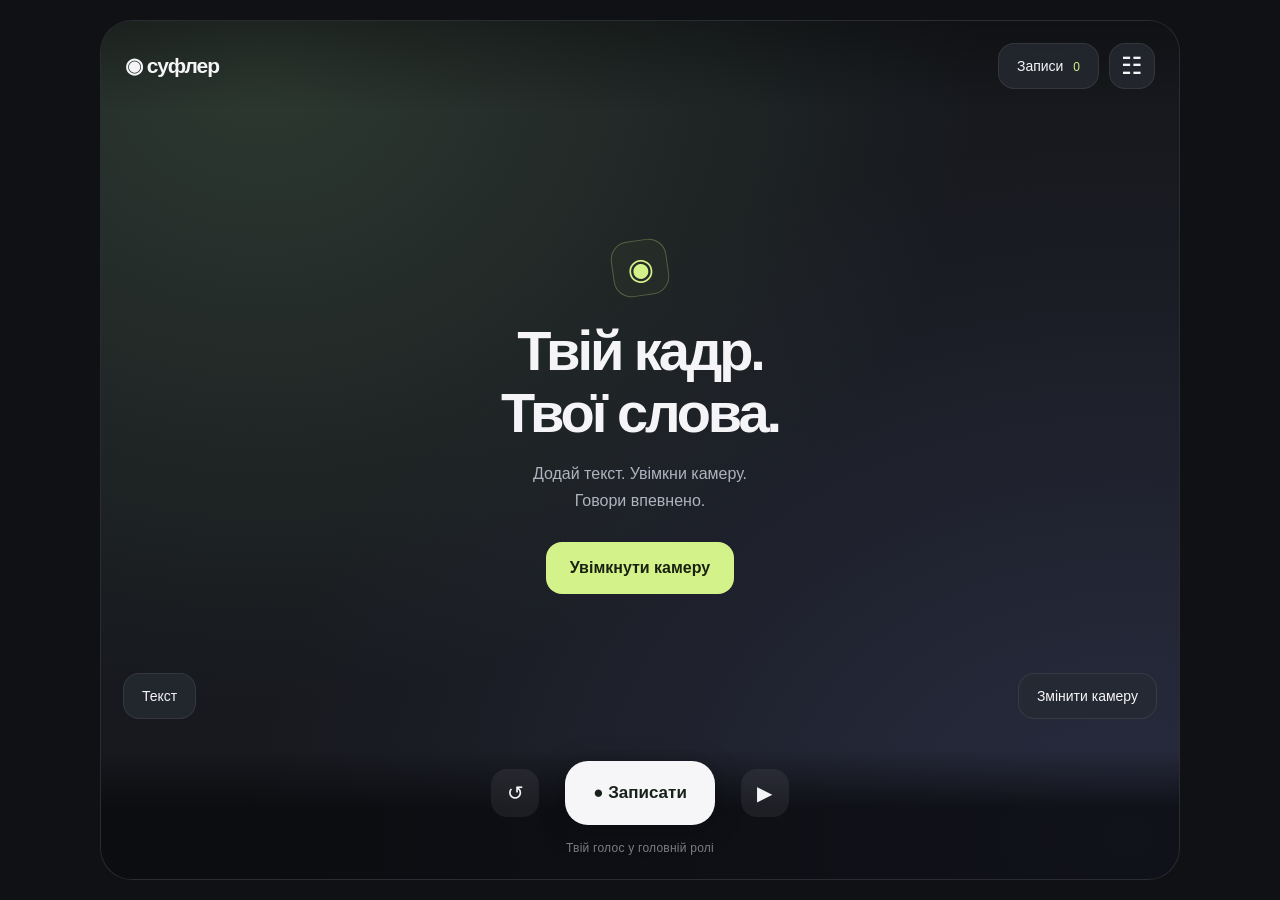
<file: web/index.html>
<!doctype html>
<html lang="uk">
<head>
<meta charset="utf-8"><meta name="viewport" content="width=device-width, initial-scale=1, viewport-fit=cover">
<title>Суфлер</title><meta name="app-version" content="1.1.12"><meta name="theme-color" content="#101114">
<meta name="apple-mobile-web-app-capable" content="yes"><meta name="apple-mobile-web-app-status-bar-style" content="black-translucent"><meta name="apple-mobile-web-app-title" content="Суфлер">
<link rel="manifest" href="manifest.webmanifest"><link rel="apple-touch-icon" href="icon-192.png"><link rel="stylesheet" href="styles.css">
</head>
<body>
<main class="app"><section class="preview-shell" aria-label="Камера та текст">
<video id="camera" autoplay muted playsinline></video><canvas id="cameraView" aria-label="Перегляд запису"></canvas>
<div id="cameraPlaceholder" class="camera-placeholder"><div class="welcome"><span class="lens-mark" aria-hidden="true">◉</span><h1>Твій кадр.<br>Твої слова.</h1><p>Додай текст. Увімкни камеру.<br>Говори впевнено.</p><button id="connectCameraButton" class="primary" type="button">Увімкнути камеру</button></div></div>
<div class="reading-guide" aria-hidden="true"></div><div id="scriptViewport" class="script-viewport"><div id="scriptText" class="script-text"></div></div>
<header class="top-actions"><span class="brand">◉ суфлер</span><div><button id="historyButton" type="button">Записи <span id="recordingsCount">0</span></button><button id="settingsButton" type="button" aria-label="Налаштування">☷</button></div></header>
<div class="camera-tools"><button id="editButton" type="button">Текст</button><button id="cameraButton" type="button">Змінити камеру</button></div>
<div class="controls"><p id="status" class="status" role="status"></p><div class="transport"><button id="restartButton" type="button" aria-label="Почати текст спочатку">↺</button><button id="recordButton" type="button">● Записати</button><button id="playButton" type="button" aria-label="Прокрутка тексту" aria-pressed="false">▶</button></div><span class="caption">Твій голос у головній ролі</span></div>
<div class="recording-badge">● REC <output id="recordingTime">00:00</output></div><button id="stopRecordingButton" type="button">■ Зупинити запис</button>
</section></main>
<dialog id="settingsDialog"><div class="sheet"><div class="handle"></div><header class="sheet-header"><div><small>ПІД ТЕБЕ</small><h2>Налаштування</h2></div><button id="closeSettings" class="close" type="button" aria-label="Закрити налаштування">×</button></header>
<div class="sliders"><label for="speed">Швидкість <span id="speedValue">2.5</span></label><input id="speed" type="range" min="0.5" max="30" step="0.1" value="2.5"><label for="fontSize">Розмір тексту <span id="fontValue">34 px</span></label><input id="fontSize" type="range" min="20" max="56" step="1" value="34"><label for="opacity">Затемнення кадру <span id="opacityValue">82%</span></label><input id="opacity" type="range" min="20" max="100" step="1" value="82"></div>
<div class="microphone-settings"><label for="microphoneSelect">Мікрофон</label><select id="microphoneSelect"><option value="">Автоматично</option></select><button id="refreshMicrophones" type="button">Перепідключити мікрофон</button><p id="microphoneStatus" class="note" role="status">Підключіть петличку перед увімкненням камери. Якщо підключили пізніше, зупиніть запис і натисніть «Перепідключити мікрофон»: камера та звук запустяться заново. Перевірте звук коротким записом.</p></div>
<div class="microphone-settings"><button id="checkAudio" type="button">Перевірити звук · 4 секунди</button><meter id="audioInputLevel" min="0" max="1" value="0" aria-label="Рівень сигналу мікрофона" style="width:100%"></meter><p id="audioCheckStatus" class="note" role="status">Перевірка запише лише звук, щоб відрізнити проблему мікрофона від проблеми відеозапису.</p><audio id="audioCheckPlayback" controls hidden></audio></div>
<div class="microphone-settings"><button id="systemCameraButton" type="button">Запис через камеру iPhone</button><p class="note">Відкриває системну камеру для запису з петличкою. Під час зйомки текст суфлера не показується. Після підтвердження відео з’явиться в «Записах» з оригінальним звуком. На комп’ютері можна вибрати готовий відеофайл.</p><input id="systemCameraInput" type="file" accept="video/*" capture="user" hidden></div>
<div class="toggles"><button id="rawAudioButton" type="button" aria-pressed="false"><span>Сирий звук для петлички<small>Вимикає обробку голосу Safari (допомагає з перехідниками)</small></span><i aria-hidden="true"></i></button><button id="flipVideoButton" type="button" aria-pressed="true"><span>Дзеркальна камера<small>На екрані та у відео</small></span><i aria-hidden="true"></i></button><button id="mirrorButton" type="button" aria-pressed="false"><span>Дзеркальний текст<small>Для суфлера з відбивачем</small></span><i aria-hidden="true"></i></button></div>
<footer class="app-info"><span id="appVersion">Версія 1.1.12</span><a href="update.html">Оновити</a></footer><p id="offlineStatus" class="offline-status" role="status">Підготовка до роботи без мережі…</p></div></dialog>
<dialog id="historyDialog"><div class="sheet"><div class="handle"></div><header class="sheet-header"><div><small>ТВОЇ ДУБЛІ</small><h2>Записи</h2></div><button id="closeHistory" class="close" type="button" aria-label="Закрити записи">×</button></header><p class="note">Збережи потрібні відео у «Фото» перед закриттям додатка.</p><div id="recordingsEmpty" class="empty"><span>◉</span><h3>Перший дубль попереду</h3><p>Тут будуть твої записи.</p></div><p id="historyStatus" class="status" role="status"></p><div id="recordings" aria-label="Записані відео"></div></div></dialog>
<dialog id="editorDialog"><form method="dialog" class="sheet editor"><div class="handle"></div><header class="sheet-header"><div><small>ТВОЇ СЛОВА</small><h2>Текст для запису</h2></div><button id="cancelEdit" class="close" type="button" aria-label="Закрити редактор">×</button></header><textarea id="scriptInput" aria-label="Текст суфлера" placeholder="Про що говоритимеш сьогодні?"></textarea><div class="editor-actions"><button id="saveEdit" class="primary" type="button">Готово</button></div></form></dialog>
<script src="app.js"></script><script src="offline.js"></script></body></html>
</file>
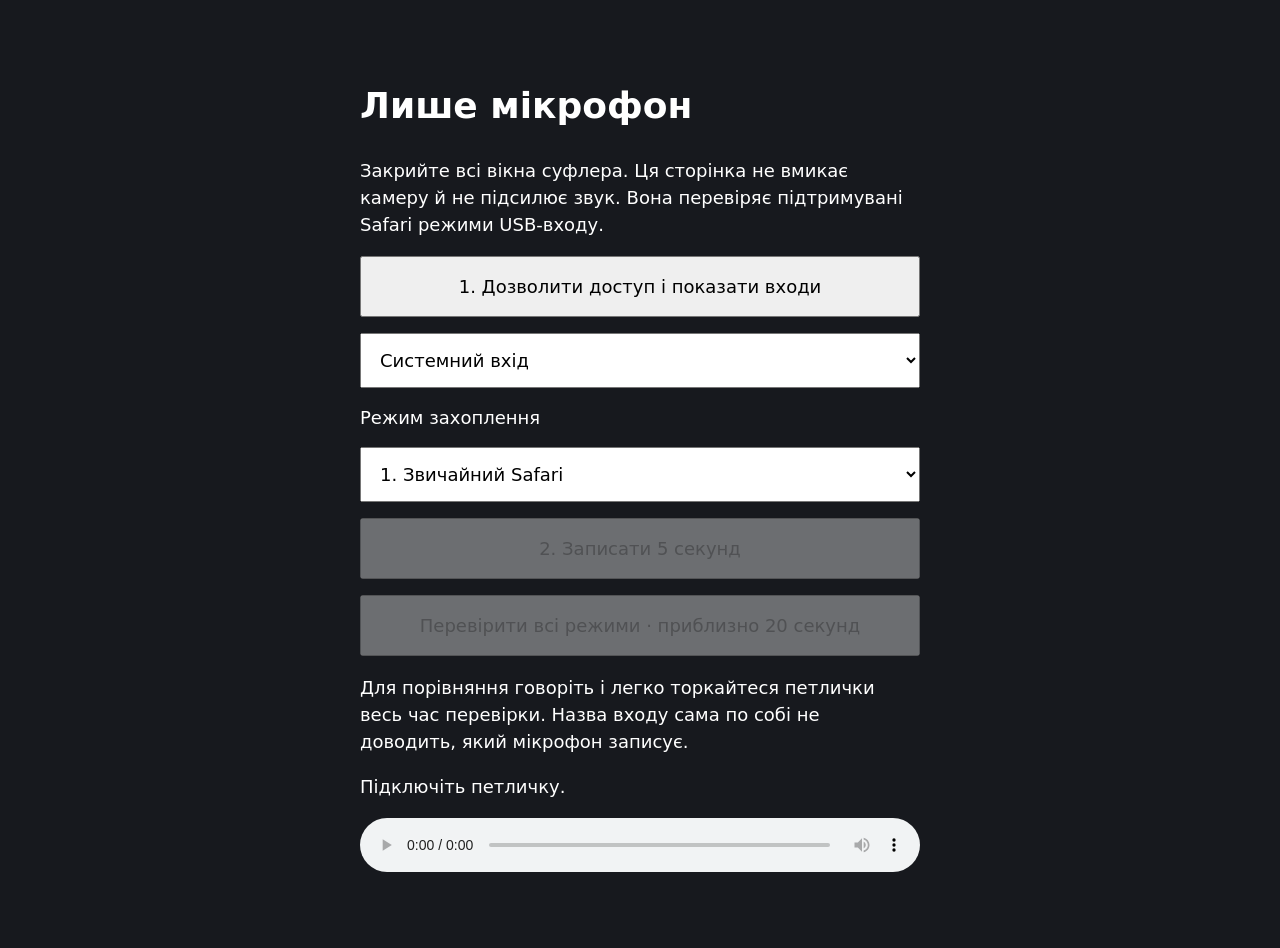
<file: web/mic-only.html>
<!doctype html>
<html lang="uk"><meta charset="utf-8"><meta name="viewport" content="width=device-width,initial-scale=1">
<title>Окрема перевірка петлички</title>
<style>body{max-width:560px;margin:35px auto;padding:20px;background:#17191e;color:white;font:18px/1.5 system-ui}button,select{display:block;padding:15px;margin:16px 0;width:100%;font:inherit}audio{width:100%}pre{white-space:pre-wrap;font-size:14px}</style>
<h1>Лише мікрофон</h1><p>Закрийте всі вікна суфлера. Ця сторінка не вмикає камеру й не підсилює звук. Вона перевіряє підтримувані Safari режими USB-входу.</p>
<button id="list">1. Дозволити доступ і показати входи</button>
<select id="input"><option value="">Системний вхід</option></select>
<label for="profile">Режим захоплення</label><select id="profile"><option value="default">1. Звичайний Safari</option><option value="raw">2. Без обробки (обов’язково)</option><option value="mono44100">3. Без обробки · моно · 44,1 кГц</option><option value="mono48000">4. Без обробки · моно · 48 кГц</option></select>
<button id="record" disabled>2. Записати 5 секунд</button>
<button id="all" disabled>Перевірити всі режими · приблизно 20 секунд</button><p>Для порівняння говоріть і легко торкайтеся петлички весь час перевірки. Назва входу сама по собі не доводить, який мікрофон записує.</p>
<p id="status" role="status">Підключіть петличку.</p><audio id="playback" controls></audio><pre id="report"></pre>
<div id="results"></div>
<script>
const select = document.querySelector('#input');
const status = document.querySelector('#status');
const report = document.querySelector('#report');
const list = document.querySelector('#list');
const record = document.querySelector('#record');
const profile = document.querySelector('#profile');
const all = document.querySelector('#all');
let url;
function captureConstraints(deviceId, mode) {
    const audio = deviceId ? {deviceId:{exact:deviceId}} : {};
    if (mode !== 'default') audio.echoCancellation = {exact:false};
    if (mode === 'mono44100' || mode === 'mono48000') {
        audio.channelCount = {exact:1};
        audio.sampleRate = {exact:mode === 'mono44100' ? 44100 : 48000};
    }
    return {video:false,audio:Object.keys(audio).length ? audio : true};
}
function showCaptureError(error, stage) {
    status.textContent = `${stage}: ${error.name}: ${error.message}; параметр: ${error.constraint || 'браузер не вказав'}`;
    report.textContent = JSON.stringify({stage,name:error.name,message:error.message,constraint:error.constraint || null,requested:select.selectedOptions[0]?.text,secureContext:window.isSecureContext},null,2);
}
function populateInputs(devices) {
    const previous = select.value;
    select.replaceChildren(new Option('Системний вхід', ''));
    devices.forEach((d,index) => select.add(new Option(d.label || `Мікрофон ${index+1}`, d.deviceId)));
    const preferred = devices.find(d=>d.deviceId===previous) || devices.find(d=>/usb|headset|headphone|external|lightning/i.test(d.label));
    select.value = preferred?.deviceId || '';
    record.disabled = devices.length === 0;
    all.disabled = devices.length === 0;
}
list.onclick = async () => {
    list.disabled = true;
    let permission;
    let accessError;
    let devices = [];
    try {
        // Known inputs can be listed without opening the default microphone.
        devices = (await navigator.mediaDevices.enumerateDevices()).filter(d => d.kind === 'audioinput');
        if (!devices.some(d=>d.label && d.deviceId)) {
            try { permission = await navigator.mediaDevices.getUserMedia({audio:true,video:false}); }
            catch (error) { accessError = error; }
            // A default-input failure must not hide other available inputs.
            devices = (await navigator.mediaDevices.enumerateDevices()).filter(d => d.kind === 'audioinput');
        }
        populateInputs(devices);
        const names = devices.map((d,index)=>d.label || `Мікрофон ${index+1} (назва прихована)`);
        report.textContent = JSON.stringify({stage:'Список входів',inputs:names,count:devices.length,permissionError:accessError ? {name:accessError.name,message:accessError.message,constraint:accessError.constraint || null}:null},null,2);
        status.textContent = devices.length
            ? `Браузер показав ${devices.length} входів: ${names.join(', ')}. Виберіть петличку й запустіть перевірку.`
            : 'Браузер не надав жодного аудіовходу. Помилка доступу показана нижче.';
    } catch (error) { showCaptureError(error, 'Отримання списку аудіовходів'); }
    finally { permission?.getTracks().forEach(t => t.stop()); list.disabled = false; }
};
record.onclick = async () => {
    await recordSample(profile.value, false);
};
async function recordSample(mode, appendResult) {
    record.disabled = true; list.disabled = true; select.disabled = true;
    profile.disabled = true; all.disabled = true;
    let stream;
    let finished = false;
    const finish = () => {
        if (finished) return;
        finished = true;
        stream?.getTracks().forEach(t => t.stop());
        record.disabled = false; list.disabled = false; select.disabled = false;
        profile.disabled = false; all.disabled = false;
    };
    try {
        document.querySelector('#playback').pause();
        stream = await navigator.mediaDevices.getUserMedia(captureConstraints(select.value,mode));
        const track = stream.getAudioTracks()[0];
        const settings = track?.getSettings() || {};
        report.textContent = JSON.stringify({mode,requested:select.selectedOptions[0].text,returned:track?.label,deviceMatches:select.value ? settings.deviceId === select.value : null,muted:track?.muted,state:track?.readyState,sampleRate:settings.sampleRate,channels:settings.channelCount,echoCancellation:settings.echoCancellation},null,2);
        const type = ['audio/mp4','audio/webm'].find(t => MediaRecorder.isTypeSupported(t));
        const recorder = type ? new MediaRecorder(stream,{mimeType:type}) : new MediaRecorder(stream);
        const chunks = [];
        recorder.ondataavailable = event => { if(event.data.size) chunks.push(event.data); };
        let complete;
        const completion = new Promise(resolve => { complete = resolve; });
        recorder.onstop = () => {
            const blob = new Blob(chunks,{type:recorder.mimeType});
            if (appendResult) {
                const card = document.createElement('section');
                const title = document.createElement('h2');
                title.textContent = [...profile.options].find(o=>o.value===mode).text;
                const player = document.createElement('audio');
                player.controls = true;
                player.src = URL.createObjectURL(blob);
                const details = document.createElement('pre');
                details.textContent = report.textContent;
                card.append(title,player,details);
                document.querySelector('#results').append(card);
            } else {
                if(url) URL.revokeObjectURL(url);
                url = URL.createObjectURL(blob);
                document.querySelector('#playback').src = url;
            }
            finish();
            status.textContent = 'Запис готовий. Від’єднайте перехідник і прослухайте. Чи чути дотики до петлички?';
            complete();
        };
        recorder.onerror = event => { status.textContent = event.error?.message || 'Помилка запису'; finish(); complete(); };
        recorder.start();
        status.textContent = 'Говоріть і легко торкніться петлички. Записуємо 5 секунд…';
        setTimeout(() => { if(recorder.state === 'recording') recorder.stop(); },5000);
        await completion;
    } catch(error) {
        showCaptureError(error, `Запис вибраного входу (${mode})`);
        if (appendResult) {
            const details = document.createElement('pre');
            details.textContent = report.textContent;
            document.querySelector('#results').append(details);
        }
        finish();
    }
}
all.onclick = async () => {
    for (const mode of ['default','raw','mono44100','mono48000']) {
        await recordSample(mode,true);
        record.disabled = true; list.disabled = true; select.disabled = true; profile.disabled = true; all.disabled = true;
        await new Promise(resolve=>setTimeout(resolve,400));
    }
    record.disabled = false; list.disabled = false; select.disabled = false; profile.disabled = false; all.disabled = false;
    status.textContent = 'Порівняння готове. Від’єднайте перехідник і прослухайте записи нижче. Який режим записав саме дотики до петлички?';
};
</script></html>
</file>
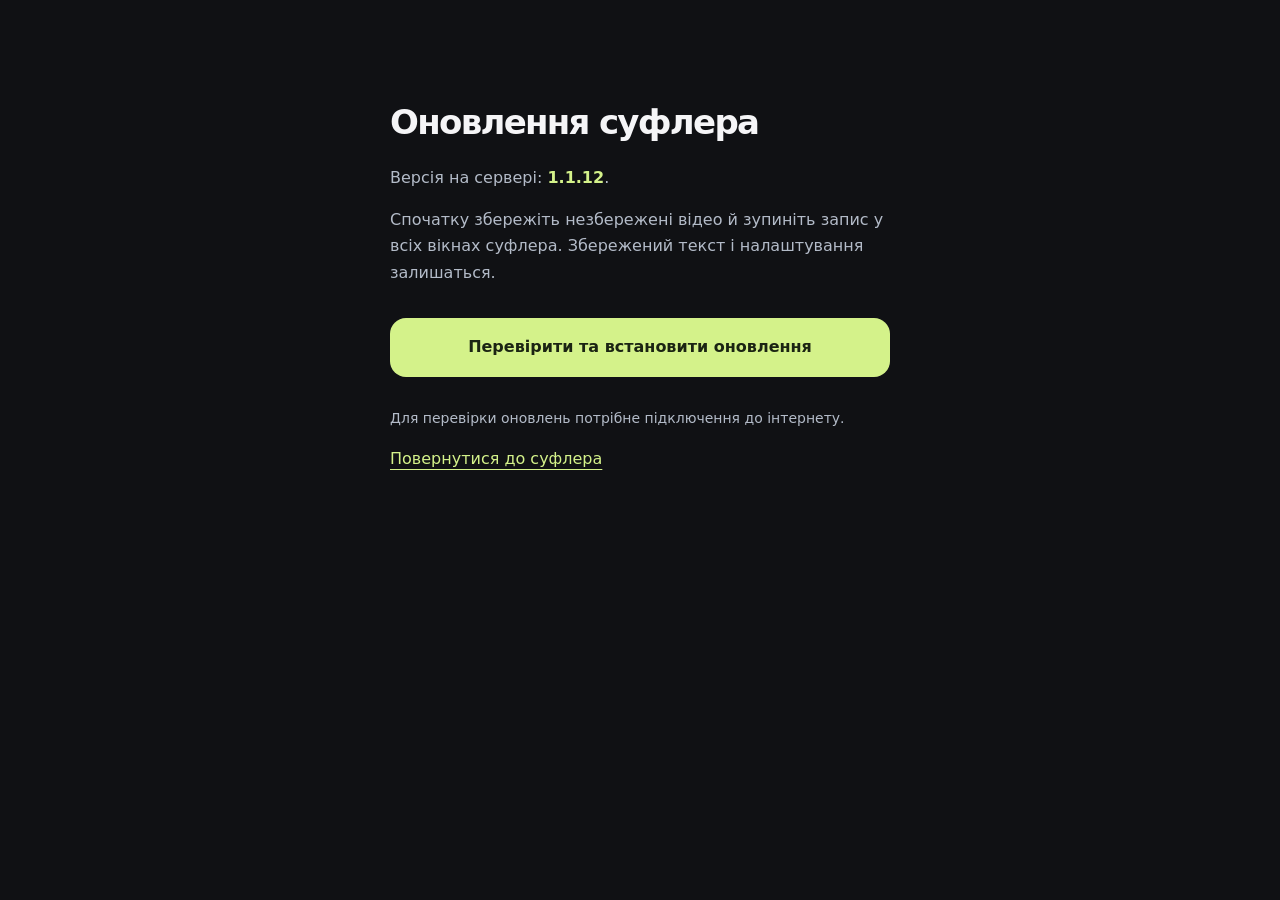
<file: web/update.html>
﻿<!doctype html>
<html lang="uk">
<meta charset="utf-8">
<meta name="viewport" content="width=device-width, initial-scale=1">
<title>Оновлення суфлера</title>
<style>
body { margin: 0 auto; max-width: 500px; padding: 80px 26px 36px; font: 16px/1.65 system-ui; background: #101114; color: #b3bbc8; color-scheme: dark; }
h1 { font-size: 34px; font-weight: 600; letter-spacing: -.05em; color: #f5f5f7; line-height: 1.15; }
strong { color: #d4f28a; }
button { padding: 16px 24px; margin: 16px 0; width: 100%; font: inherit; font-weight: 600; border: 0; border-radius: 16px; background: #d4f28a; color: #1b2413; cursor: pointer; }
button:disabled { opacity: .5; }
a { color: #d4f28a; text-underline-offset: 5px; }
#message { font-size: 14px; }
</style>
<h1>Оновлення суфлера</h1>
<p>Версія на сервері: <strong id="availableVersion">перевіряємо…</strong>.</p>
<p>Спочатку збережіть незбережені відео й зупиніть запис у всіх вікнах суфлера. Збережений текст і налаштування залишаться.</p>
<button id="update" type="button">Перевірити та встановити оновлення</button>
<p id="message" role="status">Для перевірки оновлень потрібне підключення до інтернету.</p>
<p><a href="./">Повернутися до суфлера</a></p>
<script>
const button = document.querySelector('#update');
const message = document.querySelector('#message');
async function serverVersion() {
    const response = await fetch(`./index.html?update=${Date.now()}`, { cache: 'no-store' });
    if (!response.ok) throw new Error('Сервер недоступний. Увімкніть комп’ютер і запустіть web/launch.bat.');
    const html = new DOMParser().parseFromString(await response.text(), 'text/html');
    const version = html.querySelector('meta[name="app-version"]')?.content;
    if (!version) throw new Error('Сервер повернув сторінку без версії суфлера. Перевірте адресу.');
    document.querySelector('#availableVersion').textContent = version;
    return version;
}
serverVersion().catch(() => {
    document.querySelector('#availableVersion').textContent = 'сервер недоступний';
    message.textContent = 'Підключіться до тієї самої Wi-Fi мережі, увімкніть комп’ютер і запустіть web/launch.bat.';
});
function workerVersion(worker) {
    return new Promise((resolve, reject) => {
        if (!worker) { reject(new Error('Немає активної автономної версії. Повторіть оновлення.')); return; }
        const channel = new MessageChannel();
        const timeout = setTimeout(() => { channel.port1.close(); reject(new Error('Не вдалося перевірити встановлену версію. Повторіть оновлення.')); }, 5000);
        channel.port1.onmessage = event => { clearTimeout(timeout); channel.port1.close(); resolve(event.data.version); };
        worker.postMessage({ type: 'GET_VERSION' }, [channel.port2]);
    });
}
button.addEventListener('click', async () => {
    button.disabled = true;
    message.textContent = 'Завантажуємо оновлення…';
    try {
        if (!window.isSecureContext || !('serviceWorker' in navigator)) throw new Error('Потрібне HTTPS-з’єднання з довіреним сертифікатом.');
        const expectedVersion = await serverVersion();
        const registration = await navigator.serviceWorker.register('./sw.js', { updateViaCache: 'none' });
        await registration.update();
        const worker = registration.installing;
        if (worker) await new Promise((resolve, reject) => {
            const timeout = setTimeout(() => reject(new Error('Завантаження триває надто довго. Перевірте зв’язок із сервером і повторіть.')), 30000);
            const check = () => {
                if (worker.state === 'installed' || worker.state === 'activated') { clearTimeout(timeout); resolve(); }
                if (worker.state === 'redundant') { clearTimeout(timeout); reject(new Error('Не вдалося завантажити всі файли. Спробуйте ще раз.')); }
            };
            worker.addEventListener('statechange', check);
            check();
        });
        if (registration.waiting) {
            message.textContent = 'Застосовуємо оновлення…';
            await new Promise((resolve, reject) => {
                const timeout = setTimeout(() => reject(new Error('Не вдалося застосувати оновлення. Повторіть спробу.')), 15000);
                navigator.serviceWorker.addEventListener('controllerchange', () => { clearTimeout(timeout); resolve(); }, { once: true });
                registration.waiting.postMessage({ type: 'APPLY_UPDATE' });
            });
        } else await navigator.serviceWorker.ready;
        const installedVersion = await workerVersion(registration.active);
        if (installedVersion !== expectedVersion) throw new Error(`Оновлення не встановлено: активна версія ${installedVersion}, на сервері ${expectedVersion}. Повторіть спробу.`);
        message.textContent = `Версію ${installedVersion} встановлено. Відкриваємо суфлер…`;
        window.location.replace(`./?version=${encodeURIComponent(installedVersion)}`);
    } catch (error) {
        message.textContent = error.message;
        button.disabled = false;
    }
});
</script>
</html>
</file>
<file: web/styles.css>
﻿:root{color-scheme:dark;font-family:Inter,-apple-system,BlinkMacSystemFont,"Segoe UI",sans-serif;color:#f5f5f7;background:#101114;--accent:#d4f28a;--muted:#aeb3bf;--line:#ffffff15}*{box-sizing:border-box}body{margin:0}button,input,textarea{font:inherit}button{cursor:pointer;color:inherit;border:0;padding:12px 18px;border-radius:16px;background:#272b32c9;min-height:46px;-webkit-tap-highlight-color:transparent;transition:background .15s,transform .15s}button:hover{background:#3a404a}button:active:not(:disabled){transform:scale(.97)}button:disabled{opacity:.45}button:focus-visible,a:focus-visible,input:focus-visible,textarea:focus-visible{outline:2px solid var(--accent);outline-offset:4px}[hidden]{display:none!important}.app{padding:20px;min-height:100vh;min-height:100dvh;display:flex;justify-content:center}.preview-shell{position:relative;width:100%;max-width:1080px;height:calc(100vh - 40px);height:calc(100dvh - 40px);min-height:440px;overflow:hidden;border-radius:32px;background:#17191e;isolation:isolate;border:1px solid var(--line)}#camera,#cameraView,.camera-placeholder{position:absolute;inset:0;width:100%;height:100%}#camera{opacity:0;pointer-events:none}#cameraView{object-fit:cover;display:none}#cameraView.active{display:block}.camera-placeholder{display:grid;place-items:center;background:radial-gradient(ellipse at 15% 5%,#2d3931 0,transparent 55%),radial-gradient(ellipse at 95% 95%,#292c40 0,transparent 60%),#17191e}.camera-placeholder.hidden{display:none}.welcome{text-align:center;position:relative;z-index:3;padding:24px 24px 90px}.lens-mark{display:inline-grid;place-items:center;margin:0 auto 24px;width:56px;height:56px;border:1px solid #d4f28a44;border-radius:18px;color:var(--accent);font-size:30px;background:#d4f28a08;transform:rotate(-8deg)}.welcome h1{font-size:clamp(36px,5vw,56px);letter-spacing:-.055em;line-height:1.1;font-weight:600;margin:0 0 18px}.welcome p{color:var(--muted);font-size:16px;line-height:1.65;margin:0 0 28px}.primary{background:var(--accent);color:#192210;font-weight:600;padding:16px 24px;min-height:52px}.primary:hover{background:#e1ffa0}.top-actions{position:absolute;top:0;left:0;right:0;padding:22px 24px;display:flex;justify-content:space-between;align-items:center;z-index:5;background:linear-gradient(#0005,transparent)}.brand{font-size:21px;font-weight:600;letter-spacing:-.05em}.top-actions>div{display:flex;gap:10px}.top-actions button{font-size:14px;border:1px solid var(--line);-webkit-backdrop-filter:blur(16px);backdrop-filter:blur(16px)}#settingsButton{font-size:24px;line-height:1;width:46px;padding:8px}#recordingsCount{color:var(--accent);margin-left:6px;font-size:12px}.script-viewport{--overlay-opacity:82%;position:absolute;inset:0;display:flex;justify-content:center;align-items:flex-start;overflow:hidden;pointer-events:none;background:linear-gradient(to bottom,rgb(0 0 0 / calc(var(--overlay-opacity)*.34)),transparent 45%,rgb(0 0 0 / calc(var(--overlay-opacity)*.18)))}.script-text{--font-size:34px;width:min(720px,calc(100% - 56px));margin-top:22vh;font-size:var(--font-size);font-weight:600;line-height:1.5;letter-spacing:-.025em;text-align:center;white-space:pre-wrap;text-shadow:0 2px 16px #000c;will-change:transform}.camera-placeholder:not(.hidden)~.script-viewport,.camera-placeholder:not(.hidden)~.reading-guide{visibility:hidden}.reading-guide{position:absolute;z-index:2;top:30%;left:14px;width:3px;height:28px;background:var(--accent);border-radius:3px}.camera-tools{position:absolute;left:22px;right:22px;bottom:160px;z-index:4;display:flex;justify-content:space-between}.camera-tools button{font-size:14px;border:1px solid var(--line);-webkit-backdrop-filter:blur(16px);backdrop-filter:blur(16px)}.controls{position:absolute;bottom:0;left:0;right:0;padding:12px 24px 24px;background:linear-gradient(transparent,#08090cbd 45%);z-index:4;text-align:center}.transport{display:flex;justify-content:center;align-items:center;gap:26px}.transport>button{width:48px;height:48px;padding:8px;font-size:20px;background:#ffffff10}.transport #recordButton{width:auto;height:64px;padding:0 28px;background:#f6f6f8;color:#172019;font-size:17px;font-weight:600;border-radius:23px;box-shadow:0 4px 28px #0004}.caption{display:block;margin-top:16px;font-size:12px;color:#ffffff75;letter-spacing:.02em}.status{font-size:14px;line-height:1.45;color:#e1e3e8;margin:0 auto 12px;max-width:520px;max-height:88px;overflow:auto}.status:empty{display:none}.recording-badge{display:none;position:absolute;z-index:5;top:calc(22px + env(safe-area-inset-top,0px));left:50%;transform:translateX(-50%);padding:10px 16px;background:#15171baf;border:1px solid #ffffff20;border-radius:30px;font-size:12px;letter-spacing:.05em;color:#ff9d96}.recording-badge output{color:white;margin-left:10px;font-variant-numeric:tabular-nums}#stopRecordingButton{display:none}.is-recording{overflow:hidden}.is-recording .preview-shell{position:fixed;inset:0;width:100%;max-width:none;height:100%;min-height:0;border:0;border-radius:0;z-index:20}.is-recording .controls,.is-recording .top-actions,.is-recording .camera-tools{display:none}.is-recording .recording-badge{display:block}.is-recording #stopRecordingButton{display:block;position:absolute;bottom:calc(24px + env(safe-area-inset-bottom,0px));left:50%;transform:translateX(-50%);z-index:5;min-height:56px;padding:0 24px;background:#f6f6f8;color:#a72f32;border-radius:20px;font-weight:600;white-space:nowrap;box-shadow:0 4px 24px #0005}dialog:not([open]){display:none}dialog{color:#f5f5f7;background:#1b1e24;border:1px solid var(--line);border-radius:28px;padding:0;width:min(520px,calc(100vw - 32px));max-height:90vh;max-height:90dvh;box-shadow:0 24px 100px #0006}dialog[open]{position:fixed;inset:0;margin:auto;z-index:30;overflow:auto}dialog::backdrop{background:#050609aa;-webkit-backdrop-filter:blur(8px);backdrop-filter:blur(8px)}.sheet{padding:28px}.handle{display:none}.sheet-header{display:flex;justify-content:space-between;align-items:center;gap:16px;margin-bottom:28px}.sheet-header small{font-size:11px;letter-spacing:.16em;color:var(--accent);font-weight:600}.sheet-header h2{font-size:26px;letter-spacing:-.04em;font-weight:600;margin:6px 0 0}.close{background:#ffffff09;color:#c7cad1;width:44px;height:44px;border-radius:50%;font-size:26px;padding:4px;flex-shrink:0}.sliders{border-top:1px solid var(--line);padding:24px 0 4px}.sliders label{display:flex;justify-content:space-between;font-size:15px;font-weight:500}.sliders label span{color:var(--accent);font-variant-numeric:tabular-nums}.sliders input{width:100%;height:32px;margin:12px 0 22px;accent-color:var(--accent)}.toggles{border-top:1px solid var(--line);padding:6px 0 16px}.toggles button{display:flex;align-items:center;justify-content:space-between;gap:16px;width:100%;min-height:76px;background:transparent;text-align:left;font-size:15px;padding:12px 0}.toggles small{display:block;color:var(--muted);font-size:13px;margin-top:6px}.toggles i{width:42px;height:26px;background:#454b57;border-radius:30px;position:relative;flex-shrink:0}.toggles i:after{content:"";position:absolute;left:4px;top:4px;width:18px;height:18px;border-radius:50%;background:white;transition:transform .15s}.toggles button[aria-pressed=true] i{background:var(--accent)}.toggles button[aria-pressed=true] i:after{transform:translateX(16px);background:#22291b}.app-info{padding-top:18px;border-top:1px solid var(--line);display:flex;justify-content:space-between;align-items:center;gap:12px;color:var(--muted);font-size:13px}.app-info a{color:var(--accent);text-decoration:none;padding:10px 0}.offline-status{font-size:13px;line-height:1.5;color:var(--muted);margin:8px 0 0}.note{font-size:14px;line-height:1.6;color:var(--muted);margin:-12px 0 24px}.empty{text-align:center;padding:40px 16px 54px}.empty>span{font-size:40px;color:#82916d}.empty h3{font-size:18px;font-weight:500;margin:20px 0 8px}.empty p{color:var(--muted);font-size:14px;margin:0}.editor textarea{width:100%;height:45vh;min-height:180px;resize:vertical;border:1px solid var(--line);border-radius:18px;padding:18px;background:#121418;color:#f5f5f7;font-size:18px;line-height:1.65}.editor textarea::placeholder{color:#858c99}.editor-actions{margin-top:18px}.editor-actions button{width:100%}.recording-result{border:1px solid var(--line);border-radius:20px;padding:14px;margin-top:16px;background:#ffffff03;display:flex;flex-wrap:wrap;gap:12px}.recording-result video{width:100%;max-height:40vh;border-radius:12px;background:#0b0c0f}.recording-result button{min-height:46px;padding:12px 16px;border-radius:13px;background:var(--accent);color:#1a2113;font-size:14px;font-weight:600}.recording-result a{display:inline-flex;align-items:center;font-size:14px;color:#d1d6df;min-height:44px}.recording-result p{width:100%;margin:0;font-size:13px;line-height:1.5;color:var(--muted)}.recording-result .delete-recording{background:#ff7d7610;color:#ffaaa4;margin-left:auto;font-weight:400}
@media(max-width:600px){.app{padding:0}.preview-shell{border:0;border-radius:0;height:100vh;height:100dvh;min-height:420px}.top-actions{padding:calc(16px + env(safe-area-inset-top,0px)) 20px 16px}.controls{padding:12px 20px calc(22px + env(safe-area-inset-bottom,0px))}.camera-tools{bottom:calc(158px + env(safe-area-inset-bottom,0px));left:20px;right:20px}.welcome{padding-bottom:120px}.welcome h1{font-size:38px}.brand{font-size:20px}dialog{width:100%;max-height:88vh;max-height:88dvh;border-radius:28px 28px 0 0;border-bottom:0}dialog[open]{inset:auto 0 0;margin:0}.sheet{padding:12px 24px calc(26px + env(safe-area-inset-bottom,0px))}.handle{display:block;margin:0 auto 24px;width:36px;height:4px;background:#555d69;border-radius:4px}.sheet-header{margin-bottom:24px}.sheet-header h2{font-size:25px}}
@media(max-height:540px) and (orientation:landscape){.preview-shell{min-height:0}.camera-tools{bottom:24px}.controls{left:24%;right:24%;padding-bottom:16px}.caption{display:none}.welcome{padding:64px 16px 80px}.welcome .lens-mark,.welcome p{display:none}.welcome h1{font-size:24px;margin-bottom:12px}.welcome h1 br{display:none}.script-text{margin-top:20vh}.top-actions{padding-top:12px}}
@media(prefers-reduced-motion:reduce){*{transition:none!important}}

.microphone-settings { display: grid; gap: 10px; margin: 20px 0; }
.microphone-settings select { width: 100%; min-width: 0; padding: 12px; background: #202226; color: #fff; border: 1px solid #45474c; border-radius: 12px; font: inherit; }
</file>
